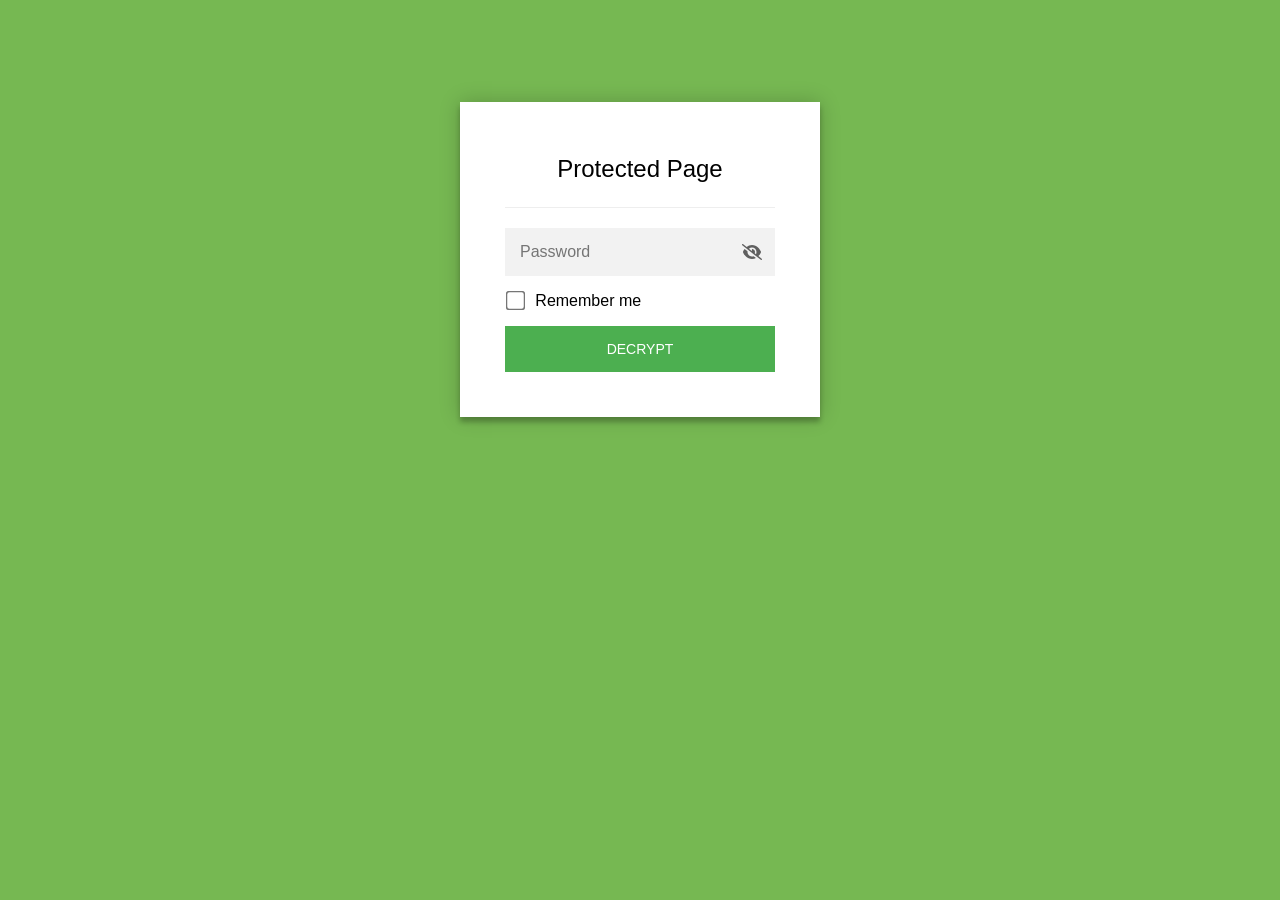
<file: index.html>
<!DOCTYPE html>
<html class="staticrypt-html">
    <head>
        <meta charset="utf-8" />
        <title>Protected Page</title>
        <meta name="viewport" content="width=device-width, initial-scale=1" />

        <!-- do not cache this page -->
        <meta http-equiv="cache-control" content="max-age=0" />
        <meta http-equiv="cache-control" content="no-cache" />
        <meta http-equiv="expires" content="0" />
        <meta http-equiv="expires" content="Tue, 01 Jan 1980 1:00:00 GMT" />
        <meta http-equiv="pragma" content="no-cache" />

        <style>
            .staticrypt-hr {
                margin-top: 20px;
                margin-bottom: 20px;
                border: 0;
                border-top: 1px solid #eee;
            }

            .staticrypt-page {
                width: 360px;
                padding: 8% 0 0;
                margin: auto;
                box-sizing: border-box;
            }

            .staticrypt-form {
                position: relative;
                z-index: 1;
                background: #ffffff;
                max-width: 360px;
                margin: 0 auto 100px;
                padding: 45px;
                text-align: center;
                box-shadow: 0 0 20px 0 rgba(0, 0, 0, 0.2), 0 5px 5px 0 rgba(0, 0, 0, 0.24);
            }

            .staticrypt-form input[type="password"],
            input[type="text"] {
                background: inherit;
                border: 0;
                box-sizing: border-box; /* This ensures padding is included in the total width */
                font-size: 14px;
                outline: 0;
                padding: 15px 30px 15px 15px; /* Adjust the padding to ensure there is space for the icon */
                width: 100%;
            }

            .staticrypt-password-container {
                position: relative;
                outline: 0;
                background: #f2f2f2;
                width: 100%;
                border: 0;
                margin: 0 0 15px;
                box-sizing: border-box;
            }

            .staticrypt-toggle-password-visibility {
                cursor: pointer;
                height: 20px;
                opacity: 60%;
                padding: 13px;
                position: absolute;
                right: 0;
                top: 50%;
                transform: translateY(-50%);
                width: 20px;
            }

            .staticrypt-form .staticrypt-decrypt-button {
                text-transform: uppercase;
                outline: 0;
                background: #4CAF50;
                width: 100%;
                border: 0;
                padding: 15px;
                color: #ffffff;
                font-size: 14px;
                cursor: pointer;
            }

            .staticrypt-form .staticrypt-decrypt-button:hover,
            .staticrypt-form .staticrypt-decrypt-button:active,
            .staticrypt-form .staticrypt-decrypt-button:focus {
                background: #4CAF50;
                filter: brightness(92%);
            }

            .staticrypt-html {
                height: 100%;
            }

            .staticrypt-body {
                height: 100%;
                margin: 0;
            }

            .staticrypt-content {
                height: 100%;
                margin-bottom: 1em;
                background: #76B852;
                font-family: "Arial", sans-serif;
                -webkit-font-smoothing: antialiased;
                -moz-osx-font-smoothing: grayscale;
            }

            .staticrypt-instructions {
                margin-top: -1em;
                margin-bottom: 1em;
            }

            .staticrypt-title {
                font-size: 1.5em;
            }

            label.staticrypt-remember {
                display: flex;
                align-items: center;
                margin-bottom: 1em;
            }

            .staticrypt-remember input[type="checkbox"] {
                transform: scale(1.5);
                margin-right: 1em;
            }

            .hidden {
                display: none !important;
            }

            .staticrypt-spinner-container {
                height: 100%;
                display: flex;
                align-items: center;
                justify-content: center;
            }

            .staticrypt-spinner {
                display: inline-block;
                width: 2rem;
                height: 2rem;
                vertical-align: text-bottom;
                border: 0.25em solid gray;
                border-right-color: transparent;
                border-radius: 50%;
                -webkit-animation: spinner-border 0.75s linear infinite;
                animation: spinner-border 0.75s linear infinite;
                animation-duration: 0.75s;
                animation-timing-function: linear;
                animation-delay: 0s;
                animation-iteration-count: infinite;
                animation-direction: normal;
                animation-fill-mode: none;
                animation-play-state: running;
                animation-name: spinner-border;
            }

            @keyframes spinner-border {
                100% {
                    transform: rotate(360deg);
                }
            }

            @media screen and (-webkit-min-device-pixel-ratio: 0) {
                .staticrypt-form input[type="password"],
                input[type="text"] {
                    font-size: 16px;
                }
            }
        </style>
    </head>

    <body class="staticrypt-body">
        <div id="staticrypt_loading" class="staticrypt-spinner-container">
            <div class="staticrypt-spinner"></div>
        </div>

        <div id="staticrypt_content" class="staticrypt-content hidden">
            <div class="staticrypt-page">
                <div class="staticrypt-form">
                    <div class="staticrypt-instructions">
                        <p class="staticrypt-title">Protected Page</p>
                        <p></p>
                    </div>

                    <hr class="staticrypt-hr" />

                    <form id="staticrypt-form" action="#" method="post">
                        <div class="staticrypt-password-container">
                            <input
                                id="staticrypt-password"
                                type="password"
                                name="password"
                                placeholder="Password"
                                autofocus
                            />

                            <img
                                class="staticrypt-toggle-password-visibility"
                                alt="Show password"
                                title="Show password"
                                src="[data-uri]"
                            />
                        </div>

                        <label id="staticrypt-remember-label" class="staticrypt-remember hidden">
                            <input id="staticrypt-remember" type="checkbox" name="remember" />
                            Remember me
                        </label>

                        <input type="submit" class="staticrypt-decrypt-button" value="DECRYPT" />
                    </form>
                </div>
            </div>
        </div>

        <script>
            // these variables will be filled when generating the file - the template format is 'variable_name'
            const staticryptInitiator = ((function(){
  const exports = {};
  const cryptoEngine = ((function(){
  const exports = {};
  const { subtle } = crypto;

const IV_BITS = 16 * 8;
const HEX_BITS = 4;
const ENCRYPTION_ALGO = "AES-CBC";

/**
 * Translates between utf8 encoded hexadecimal strings
 * and Uint8Array bytes.
 */
const HexEncoder = {
    /**
     * hex string -> bytes
     * @param {string} hexString
     * @returns {Uint8Array}
     */
    parse: function (hexString) {
        if (hexString.length % 2 !== 0) throw "Invalid hexString";
        const arrayBuffer = new Uint8Array(hexString.length / 2);

        for (let i = 0; i < hexString.length; i += 2) {
            const byteValue = parseInt(hexString.substring(i, i + 2), 16);
            if (isNaN(byteValue)) {
                throw "Invalid hexString";
            }
            arrayBuffer[i / 2] = byteValue;
        }
        return arrayBuffer;
    },

    /**
     * bytes -> hex string
     * @param {Uint8Array} bytes
     * @returns {string}
     */
    stringify: function (bytes) {
        const hexBytes = [];

        for (let i = 0; i < bytes.length; ++i) {
            let byteString = bytes[i].toString(16);
            if (byteString.length < 2) {
                byteString = "0" + byteString;
            }
            hexBytes.push(byteString);
        }
        return hexBytes.join("");
    },
};

/**
 * Translates between utf8 strings and Uint8Array bytes.
 */
const UTF8Encoder = {
    parse: function (str) {
        return new TextEncoder().encode(str);
    },

    stringify: function (bytes) {
        return new TextDecoder().decode(bytes);
    },
};

/**
 * Salt and encrypt a msg with a password.
 */
async function encrypt(msg, hashedPassword) {
    // Must be 16 bytes, unpredictable, and preferably cryptographically random. However, it need not be secret.
    // https://developer.mozilla.org/en-US/docs/Web/API/SubtleCrypto/encrypt#parameters
    const iv = crypto.getRandomValues(new Uint8Array(IV_BITS / 8));

    const key = await subtle.importKey("raw", HexEncoder.parse(hashedPassword), ENCRYPTION_ALGO, false, ["encrypt"]);

    const encrypted = await subtle.encrypt(
        {
            name: ENCRYPTION_ALGO,
            iv: iv,
        },
        key,
        UTF8Encoder.parse(msg)
    );

    // iv will be 32 hex characters, we prepend it to the ciphertext for use in decryption
    return HexEncoder.stringify(iv) + HexEncoder.stringify(new Uint8Array(encrypted));
}
exports.encrypt = encrypt;

/**
 * Decrypt a salted msg using a password.
 *
 * @param {string} encryptedMsg
 * @param {string} hashedPassword
 * @returns {Promise<string>}
 */
async function decrypt(encryptedMsg, hashedPassword) {
    const ivLength = IV_BITS / HEX_BITS;
    const iv = HexEncoder.parse(encryptedMsg.substring(0, ivLength));
    const encrypted = encryptedMsg.substring(ivLength);

    const key = await subtle.importKey("raw", HexEncoder.parse(hashedPassword), ENCRYPTION_ALGO, false, ["decrypt"]);

    const outBuffer = await subtle.decrypt(
        {
            name: ENCRYPTION_ALGO,
            iv: iv,
        },
        key,
        HexEncoder.parse(encrypted)
    );

    return UTF8Encoder.stringify(new Uint8Array(outBuffer));
}
exports.decrypt = decrypt;

/**
 * Salt and hash the password so it can be stored in localStorage without opening a password reuse vulnerability.
 *
 * @param {string} password
 * @param {string} salt
 * @returns {Promise<string>}
 */
async function hashPassword(password, salt) {
    // we hash the password in multiple steps, each adding more iterations. This is because we used to allow less
    // iterations, so for backward compatibility reasons, we need to support going from that to more iterations.
    let hashedPassword = await hashLegacyRound(password, salt);

    hashedPassword = await hashSecondRound(hashedPassword, salt);

    return hashThirdRound(hashedPassword, salt);
}
exports.hashPassword = hashPassword;

/**
 * This hashes the password with 1k iterations. This is a low number, we need this function to support backwards
 * compatibility.
 *
 * @param {string} password
 * @param {string} salt
 * @returns {Promise<string>}
 */
function hashLegacyRound(password, salt) {
    return pbkdf2(password, salt, 1000, "SHA-1");
}
exports.hashLegacyRound = hashLegacyRound;

/**
 * Add a second round of iterations. This is because we used to use 1k, so for backwards compatibility with
 * remember-me/autodecrypt links, we need to support going from that to more iterations.
 *
 * @param hashedPassword
 * @param salt
 * @returns {Promise<string>}
 */
function hashSecondRound(hashedPassword, salt) {
    return pbkdf2(hashedPassword, salt, 14000, "SHA-256");
}
exports.hashSecondRound = hashSecondRound;

/**
 * Add a third round of iterations to bring total number to 600k. This is because we used to use 1k, then 15k, so for
 * backwards compatibility with remember-me/autodecrypt links, we need to support going from that to more iterations.
 *
 * @param hashedPassword
 * @param salt
 * @returns {Promise<string>}
 */
function hashThirdRound(hashedPassword, salt) {
    return pbkdf2(hashedPassword, salt, 585000, "SHA-256");
}
exports.hashThirdRound = hashThirdRound;

/**
 * Salt and hash the password so it can be stored in localStorage without opening a password reuse vulnerability.
 *
 * @param {string} password
 * @param {string} salt
 * @param {int} iterations
 * @param {string} hashAlgorithm
 * @returns {Promise<string>}
 */
async function pbkdf2(password, salt, iterations, hashAlgorithm) {
    const key = await subtle.importKey("raw", UTF8Encoder.parse(password), "PBKDF2", false, ["deriveBits"]);

    const keyBytes = await subtle.deriveBits(
        {
            name: "PBKDF2",
            hash: hashAlgorithm,
            iterations,
            salt: UTF8Encoder.parse(salt),
        },
        key,
        256
    );

    return HexEncoder.stringify(new Uint8Array(keyBytes));
}

function generateRandomSalt() {
    const bytes = crypto.getRandomValues(new Uint8Array(128 / 8));

    return HexEncoder.stringify(new Uint8Array(bytes));
}
exports.generateRandomSalt = generateRandomSalt;

async function signMessage(hashedPassword, message) {
    const key = await subtle.importKey(
        "raw",
        HexEncoder.parse(hashedPassword),
        {
            name: "HMAC",
            hash: "SHA-256",
        },
        false,
        ["sign"]
    );
    const signature = await subtle.sign("HMAC", key, UTF8Encoder.parse(message));

    return HexEncoder.stringify(new Uint8Array(signature));
}
exports.signMessage = signMessage;

function getRandomAlphanum() {
    const possibleCharacters = "abcdefghijklmnopqrstuvwxyzABCDEFGHIJKLMNOPQRSTUVWXYZ0123456789";

    let byteArray;
    let parsedInt;

    // Keep generating new random bytes until we get a value that falls
    // within a range that can be evenly divided by possibleCharacters.length
    do {
        byteArray = crypto.getRandomValues(new Uint8Array(1));
        // extract the lowest byte to get an int from 0 to 255 (probably unnecessary, since we're only generating 1 byte)
        parsedInt = byteArray[0] & 0xff;
    } while (parsedInt >= 256 - (256 % possibleCharacters.length));

    // Take the modulo of the parsed integer to get a random number between 0 and totalLength - 1
    const randomIndex = parsedInt % possibleCharacters.length;

    return possibleCharacters[randomIndex];
}

/**
 * Generate a random string of a given length.
 *
 * @param {int} length
 * @returns {string}
 */
function generateRandomString(length) {
    let randomString = "";

    for (let i = 0; i < length; i++) {
        randomString += getRandomAlphanum();
    }

    return randomString;
}
exports.generateRandomString = generateRandomString;

  return exports;
})());
const codec = ((function(){
  const exports = {};
  /**
 * Initialize the codec with the provided cryptoEngine - this return functions to encode and decode messages.
 *
 * @param cryptoEngine - the engine to use for encryption / decryption
 */
function init(cryptoEngine) {
    const exports = {};

    /**
     * Top-level function for encoding a message.
     * Includes password hashing, encryption, and signing.
     *
     * @param {string} msg
     * @param {string} password
     * @param {string} salt
     *
     * @returns {string} The encoded text
     */
    async function encode(msg, password, salt) {
        const hashedPassword = await cryptoEngine.hashPassword(password, salt);

        const encrypted = await cryptoEngine.encrypt(msg, hashedPassword);

        // we use the hashed password in the HMAC because this is effectively what will be used a password (so we can store
        // it in localStorage safely, we don't use the clear text password)
        const hmac = await cryptoEngine.signMessage(hashedPassword, encrypted);

        return hmac + encrypted;
    }
    exports.encode = encode;

    /**
     * Encode using a password that has already been hashed. This is useful to encode multiple messages in a row, that way
     * we don't need to hash the password multiple times.
     *
     * @param {string} msg
     * @param {string} hashedPassword
     *
     * @returns {string} The encoded text
     */
    async function encodeWithHashedPassword(msg, hashedPassword) {
        const encrypted = await cryptoEngine.encrypt(msg, hashedPassword);

        // we use the hashed password in the HMAC because this is effectively what will be used a password (so we can store
        // it in localStorage safely, we don't use the clear text password)
        const hmac = await cryptoEngine.signMessage(hashedPassword, encrypted);

        return hmac + encrypted;
    }
    exports.encodeWithHashedPassword = encodeWithHashedPassword;

    /**
     * Top-level function for decoding a message.
     * Includes signature check and decryption.
     *
     * @param {string} signedMsg
     * @param {string} hashedPassword
     * @param {string} salt
     * @param {int} backwardCompatibleAttempt
     * @param {string} originalPassword
     *
     * @returns {Object} {success: true, decoded: string} | {success: false, message: string}
     */
    async function decode(signedMsg, hashedPassword, salt, backwardCompatibleAttempt = 0, originalPassword = "") {
        const encryptedHMAC = signedMsg.substring(0, 64);
        const encryptedMsg = signedMsg.substring(64);
        const decryptedHMAC = await cryptoEngine.signMessage(hashedPassword, encryptedMsg);

        if (decryptedHMAC !== encryptedHMAC) {
            // we have been raising the number of iterations in the hashing algorithm multiple times, so to support the old
            // remember-me/autodecrypt links we need to try bringing the old hashes up to speed.
            originalPassword = originalPassword || hashedPassword;
            if (backwardCompatibleAttempt === 0) {
                const updatedHashedPassword = await cryptoEngine.hashThirdRound(originalPassword, salt);

                return decode(signedMsg, updatedHashedPassword, salt, backwardCompatibleAttempt + 1, originalPassword);
            }
            if (backwardCompatibleAttempt === 1) {
                let updatedHashedPassword = await cryptoEngine.hashSecondRound(originalPassword, salt);
                updatedHashedPassword = await cryptoEngine.hashThirdRound(updatedHashedPassword, salt);

                return decode(signedMsg, updatedHashedPassword, salt, backwardCompatibleAttempt + 1, originalPassword);
            }

            return { success: false, message: "Signature mismatch" };
        }

        return {
            success: true,
            decoded: await cryptoEngine.decrypt(encryptedMsg, hashedPassword),
        };
    }
    exports.decode = decode;

    return exports;
}
exports.init = init;

  return exports;
})());
const decode = codec.init(cryptoEngine).decode;

/**
 * Initialize the staticrypt module, that exposes functions callbable by the password_template.
 *
 * @param {{
 *  staticryptEncryptedMsgUniqueVariableName: string,
 *  isRememberEnabled: boolean,
 *  rememberDurationInDays: number,
 *  staticryptSaltUniqueVariableName: string,
 * }} staticryptConfig - object of data that is stored on the password_template at encryption time.
 *
 * @param {{
 *  rememberExpirationKey: string,
 *  rememberPassphraseKey: string,
 *  replaceHtmlCallback: function,
 *  clearLocalStorageCallback: function,
 * }} templateConfig - object of data that can be configured by a custom password_template.
 */
function init(staticryptConfig, templateConfig) {
    const exports = {};

    /**
     * Decrypt our encrypted page, replace the whole HTML.
     *
     * @param {string} hashedPassword
     * @returns {Promise<boolean>}
     */
    async function decryptAndReplaceHtml(hashedPassword) {
        const { staticryptEncryptedMsgUniqueVariableName, staticryptSaltUniqueVariableName } = staticryptConfig;
        const { replaceHtmlCallback } = templateConfig;

        const result = await decode(
            staticryptEncryptedMsgUniqueVariableName,
            hashedPassword,
            staticryptSaltUniqueVariableName
        );
        if (!result.success) {
            return false;
        }
        const plainHTML = result.decoded;

        // if the user configured a callback call it, otherwise just replace the whole HTML
        if (typeof replaceHtmlCallback === "function") {
            replaceHtmlCallback(plainHTML);
        } else {
            document.write(plainHTML);
            document.close();
        }

        return true;
    }

    /**
     * Attempt to decrypt the page and replace the whole HTML.
     *
     * @param {string} password
     * @param {boolean} isRememberChecked
     *
     * @returns {Promise<{isSuccessful: boolean, hashedPassword?: string}>} - we return an object, so that if we want to
     *   expose more information in the future we can do it without breaking the password_template
     */
    async function handleDecryptionOfPage(password, isRememberChecked) {
        const { staticryptSaltUniqueVariableName } = staticryptConfig;

        // decrypt and replace the whole page
        const hashedPassword = await cryptoEngine.hashPassword(password, staticryptSaltUniqueVariableName);
        return handleDecryptionOfPageFromHash(hashedPassword, isRememberChecked);
    }
    exports.handleDecryptionOfPage = handleDecryptionOfPage;

    async function handleDecryptionOfPageFromHash(hashedPassword, isRememberChecked) {
        const { isRememberEnabled, rememberDurationInDays } = staticryptConfig;
        const { rememberExpirationKey, rememberPassphraseKey } = templateConfig;

        const isDecryptionSuccessful = await decryptAndReplaceHtml(hashedPassword);

        if (!isDecryptionSuccessful) {
            return {
                isSuccessful: false,
                hashedPassword,
            };
        }

        // remember the hashedPassword and set its expiration if necessary
        if (isRememberEnabled && isRememberChecked) {
            window.localStorage.setItem(rememberPassphraseKey, hashedPassword);

            // set the expiration if the duration isn't 0 (meaning no expiration)
            if (rememberDurationInDays > 0) {
                window.localStorage.setItem(
                    rememberExpirationKey,
                    (new Date().getTime() + rememberDurationInDays * 24 * 60 * 60 * 1000).toString()
                );
            }
        }

        return {
            isSuccessful: true,
            hashedPassword,
        };
    }
    exports.handleDecryptionOfPageFromHash = handleDecryptionOfPageFromHash;

    /**
     * Clear localstorage from staticrypt related values
     */
    function clearLocalStorage() {
        const { clearLocalStorageCallback, rememberExpirationKey, rememberPassphraseKey } = templateConfig;

        if (typeof clearLocalStorageCallback === "function") {
            clearLocalStorageCallback();
        } else {
            localStorage.removeItem(rememberPassphraseKey);
            localStorage.removeItem(rememberExpirationKey);
        }
    }

    async function handleDecryptOnLoad() {
        let isSuccessful = await decryptOnLoadFromUrl();

        if (!isSuccessful) {
            isSuccessful = await decryptOnLoadFromRememberMe();
        }

        return { isSuccessful };
    }
    exports.handleDecryptOnLoad = handleDecryptOnLoad;

    /**
     * Clear storage if we are logging out
     *
     * @returns {boolean} - whether we logged out
     */
    function logoutIfNeeded() {
        const logoutKey = "staticrypt_logout";

        // handle logout through query param
        const queryParams = new URLSearchParams(window.location.search);
        if (queryParams.has(logoutKey)) {
            clearLocalStorage();
            return true;
        }

        // handle logout through URL fragment
        const hash = window.location.hash.substring(1);
        if (hash.includes(logoutKey)) {
            clearLocalStorage();
            return true;
        }

        return false;
    }

    /**
     * To be called on load: check if we want to try to decrypt and replace the HTML with the decrypted content, and
     * try to do it if needed.
     *
     * @returns {Promise<boolean>} true if we derypted and replaced the whole page, false otherwise
     */
    async function decryptOnLoadFromRememberMe() {
        const { rememberDurationInDays } = staticryptConfig;
        const { rememberExpirationKey, rememberPassphraseKey } = templateConfig;

        // if we are login out, terminate
        if (logoutIfNeeded()) {
            return false;
        }

        // if there is expiration configured, check if we're not beyond the expiration
        if (rememberDurationInDays && rememberDurationInDays > 0) {
            const expiration = localStorage.getItem(rememberExpirationKey),
                isExpired = expiration && new Date().getTime() > parseInt(expiration);

            if (isExpired) {
                clearLocalStorage();
                return false;
            }
        }

        const hashedPassword = localStorage.getItem(rememberPassphraseKey);

        if (hashedPassword) {
            // try to decrypt
            const isDecryptionSuccessful = await decryptAndReplaceHtml(hashedPassword);

            // if the decryption is unsuccessful the password might be wrong - silently clear the saved data and let
            // the user fill the password form again
            if (!isDecryptionSuccessful) {
                clearLocalStorage();
                return false;
            }

            return true;
        }

        return false;
    }

    async function decryptOnLoadFromUrl() {
        const passwordKey = "staticrypt_pwd";
        const rememberMeKey = "remember_me";

        // try to get the password from the query param (for backward compatibility - we now want to avoid this method,
        // since it sends the hashed password to the server which isn't needed)
        const queryParams = new URLSearchParams(window.location.search);
        const hashedPasswordQuery = queryParams.get(passwordKey);
        const rememberMeQuery = queryParams.get(rememberMeKey);

        const urlFragment = window.location.hash.substring(1);
        // get the password from the url fragment
        const hashedPasswordRegexMatch = urlFragment.match(new RegExp(passwordKey + "=([^&]*)"));
        const hashedPasswordFragment = hashedPasswordRegexMatch ? hashedPasswordRegexMatch[1] : null;
        const rememberMeFragment = urlFragment.includes(rememberMeKey);

        const hashedPassword = hashedPasswordFragment || hashedPasswordQuery;
        const rememberMe = rememberMeFragment || rememberMeQuery;

        if (hashedPassword) {
            return handleDecryptionOfPageFromHash(hashedPassword, rememberMe);
        }

        return false;
    }

    return exports;
}
exports.init = init;

  return exports;
})());
            const templateError = "Bad password!",
                templateToggleAltShow = "Show password",
                templateToggleAltHide = "Hide password",
                isRememberEnabled = true,
                staticryptConfig = {"staticryptEncryptedMsgUniqueVariableName":"[base64]","isRememberEnabled":true,"rememberDurationInDays":0,"staticryptSaltUniqueVariableName":"0898708865b87dc31f76cb45d4221a27"};

            // you can edit these values to customize some of the behavior of StatiCrypt
            const templateConfig = {
                rememberExpirationKey: "staticrypt_expiration",
                rememberPassphraseKey: "staticrypt_passphrase",
                replaceHtmlCallback: null,
                clearLocalStorageCallback: null,
            };

            // init the staticrypt engine
            const staticrypt = staticryptInitiator.init(staticryptConfig, templateConfig);

            // try to automatically decrypt on load if there is a saved password
            window.onload = async function () {
                const { isSuccessful } = await staticrypt.handleDecryptOnLoad();

                // if we didn't decrypt anything on load, show the password prompt. Otherwise the content has already been
                // replaced, no need to do anything
                if (!isSuccessful) {
                    // hide loading screen
                    document.getElementById("staticrypt_loading").classList.add("hidden");
                    document.getElementById("staticrypt_content").classList.remove("hidden");
                    document.getElementById("staticrypt-password").focus();

                    // show the remember me checkbox
                    if (isRememberEnabled) {
                        document.getElementById("staticrypt-remember-label").classList.remove("hidden");
                    }
                }
            };

            // toggle password visibility
            const toggleIcon = document.querySelector(".staticrypt-toggle-password-visibility");
            // these two icons are coming from FontAwesome
            const imgSrcEyeClosed =
                "[data-uri]";
            const imgSrcEyeOpened =
                "[data-uri]";
            toggleIcon.addEventListener("click", function () {
                const passwordInput = document.getElementById("staticrypt-password");
                if (passwordInput.type === "password") {
                    passwordInput.type = "text";
                    toggleIcon.src = imgSrcEyeOpened;
                    toggleIcon.alt = templateToggleAltHide;
                    toggleIcon.title = templateToggleAltHide;
                } else {
                    passwordInput.type = "password";
                    toggleIcon.src = imgSrcEyeClosed;
                    toggleIcon.alt = templateToggleAltShow;
                    toggleIcon.title = templateToggleAltShow;
                }
            });

            // handle password form submission
            document.getElementById("staticrypt-form").addEventListener("submit", async function (e) {
                e.preventDefault();

                const password = document.getElementById("staticrypt-password").value,
                    isRememberChecked = document.getElementById("staticrypt-remember").checked;

                const { isSuccessful } = await staticrypt.handleDecryptionOfPage(password, isRememberChecked);

                if (!isSuccessful) {
                    alert(templateError);
                }
            });
        </script>
    </body>
</html>
</file>
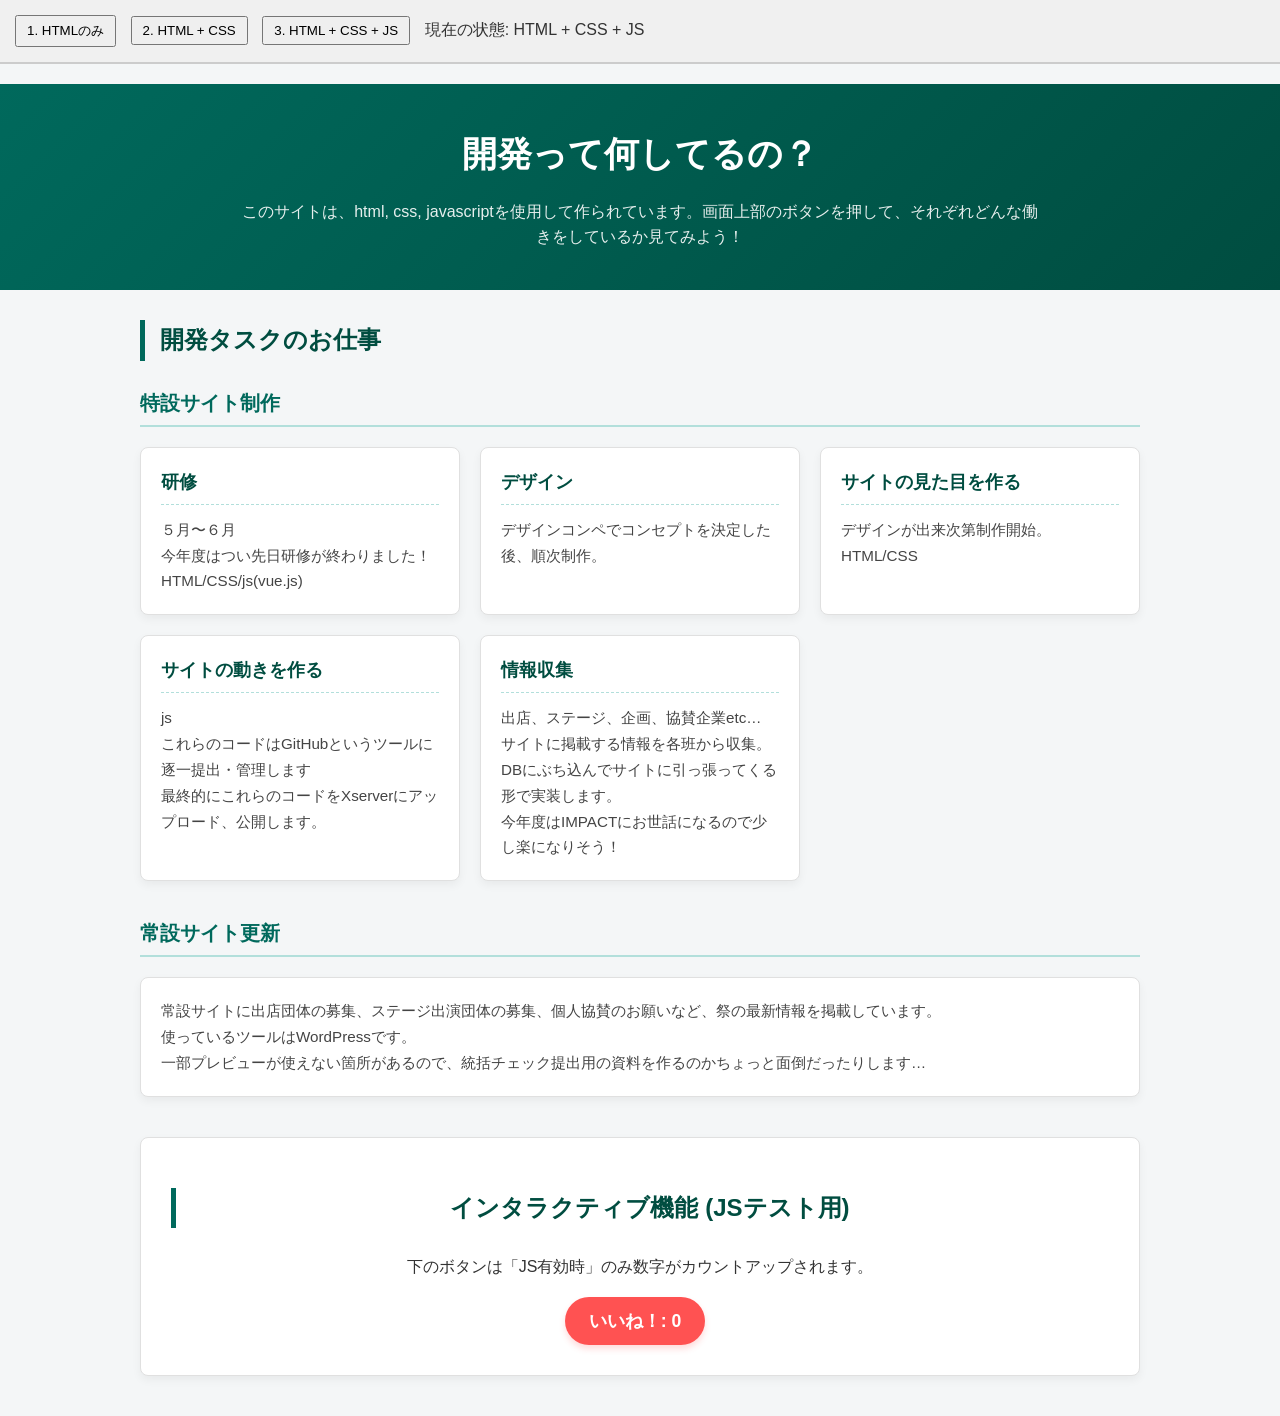
<file: index_original.html>
<!DOCTYPE html>
<html lang="ja">
<head>
  <meta charset="UTF-8">
  <meta name="viewport" content="width=device-width, initial-scale=1.0">
  <title>開発って何してるの？ー特設HP使用技術編ー</title>
  
  <style>
    #control-panel {
      background: #f0f0f0;
      padding: 15px;
      margin-bottom: 20px;
      border-bottom: 2px solid #ccc;
    }
    button {
      margin-right: 10px;
      cursor: pointer;
      padding: 5px 10px;
    }
  </style>

  <link id="main-css" rel="stylesheet" href="style.css">
</head>
<body>
  <div id="control-panel">
    <button onclick="changeState('html')">1. HTMLのみ</button>
    <button onclick="changeState('css')">2. HTML + CSS</button>
    <button onclick="changeState('js')">3. HTML + CSS + JS</button>
    <span id="current-state-label">現在の状態: HTML + CSS + JS</span>
  </div>

  <header>
    <h1>開発って何してるの？</h1>
    <h3>このサイトは、html, css, javascriptを使用して作られています。画面上部のボタンを押して、それぞれどんな働きをしているか見てみよう！</h3>
  </header>

  <main>
    <section>
      <h2>開発タスクのお仕事</h2>

      <div class="task-group">
        <h3>特設サイト制作</h3>
        
        <div class="card-container">
          <div class="card">
            <h4>研修</h4>
            <p>
              ５月〜６月<br>
              今年度はつい先日研修が終わりました！<br>
              HTML/CSS/js(vue.js)
            </p>
          </div>

          <div class="card">
            <h4>デザイン</h4>
            <p>デザインコンペでコンセプトを決定した後、順次制作。</p>
          </div>

          <div class="card">
            <h4>サイトの見た目を作る</h4>
            <p>
              デザインが出来次第制作開始。<br>
              HTML/CSS
            </p>
          </div>

          <div class="card">
            <h4>サイトの動きを作る</h4>
            <p>
              js<br>
              これらのコードはGitHubというツールに逐一提出・管理します<br>
              最終的にこれらのコードをXserverにアップロード、公開します。
            </p>
          </div>

          <div class="card">
            <h4>情報収集</h4>
            <p>
              出店、ステージ、企画、協賛企業etc…<br>
              サイトに掲載する情報を各班から収集。DBにぶち込んでサイトに引っ張ってくる形で実装します。<br>
              今年度はIMPACTにお世話になるので少し楽になりそう！
            </p>
          </div>
        </div>
      </div>

      <div class="task-group">
        <h3>常設サイト更新</h3>
        <div class="card-container single-column">
          <div class="card">
            <p>
              常設サイトに出店団体の募集、ステージ出演団体の募集、個人協賛のお願いなど、祭の最新情報を掲載しています。<br>
              使っているツールはWordPressです。<br>
              一部プレビューが使えない箇所があるので、統括チェック提出用の資料を作るのかちょっと面倒だったりします…
            </p>
          </div>
        </div>
      </div>
    </section>

    <section class="interactive-section">
      <h2>インタラクティブ機能 (JSテスト用)</h2>
      <p>下のボタンは「JS有効時」のみ数字がカウントアップされます。</p>
      <button id="counter-btn">いいね！: <span id="count-display">0</span></button>
    </section>
  </main>

  <script src="script.js"></script>
</body>
</html>
</file>
<file: style.css>
/* デフォルトのフォントサイズを100%から変更しない */
html {
  font-size: 100%;
}

body {
  font-family: sans-serif;
  background-color: #f4f6f7;
  color: #333;
  line-height: 1.7;
  margin: 0;
  padding: 0;
}

header {
  background: linear-gradient(135deg, #00695c, #004d40);
  color: white;
  padding: 40px 20px;
  text-align: center;
}

header h1 {
  margin: 0 0 15px 0;
  font-size: 2.2rem;
}

header h3 {
  margin: 0 auto;
  font-size: 1rem;
  font-weight: normal;
  max-width: 800px;
  line-height: 1.6;
  opacity: 0.9;
}

main {
  max-width: 1000px;
  margin: 30px auto;
  padding: 0 20px;
}

section {
  margin-bottom: 40px;
}

h2 {
  color: #004d40;
  border-left: 5px solid #00695c;
  padding-left: 15px;
  font-size: 1.5rem;
  margin-bottom: 25px;
}

.task-group {
  margin-bottom: 35px;
}

.task-group h3 {
  color: #00695c;
  font-size: 1.25rem;
  margin-bottom: 20px;
  border-bottom: 2px solid #b2dfdb;
  padding-bottom: 5px;
}

/* カードを並べるグリッドコンテナ */
.card-container {
  display: grid;
  grid-template-columns: repeat(auto-fit, minmax(280px, 1fr));
  gap: 20px;
}

/* 常設サイト用の単一カラム設定 */
.single-column {
  grid-template-columns: 1fr;
}

/* カード単体のスタイル (ホバー時の浮き上がり設定を削除) */
.card {
  background: #ffffff;
  border-radius: 8px;
  box-shadow: 0 4px 10px rgba(0, 0, 0, 0.05);
  padding: 20px;
  border: 1px solid #e0e0e0;
}

.card h4 {
  margin: 0 0 12px 0;
  color: #004d40;
  font-size: 1.1rem;
  border-bottom: 1px dashed #b2dfdb;
  padding-bottom: 6px;
}

.card p {
  margin: 0;
  font-size: 0.95rem;
  color: #444;
}

/* インタラクティブ機能セクションのカード化 */
.interactive-section {
  background: #ffffff;
  border-radius: 8px;
  box-shadow: 0 4px 10px rgba(0, 0, 0, 0.05);
  padding: 30px;
  text-align: center;
  border: 1px solid #e0e0e0;
}

/* このボタンのホバーエフェクトだけ残しています */
#counter-btn {
  background-color: #ff5252;
  color: white;
  border: none;
  padding: 12px 24px;
  font-size: 1.1rem;
  font-weight: bold;
  border-radius: 25px;
  box-shadow: 0 4px 6px rgba(255, 82, 82, 0.2);
  transition: background-color 0.2s, transform 0.2s;
}

#counter-btn:hover {
  background-color: #ff1744;
  transform: scale(1.03);
}
</file>
